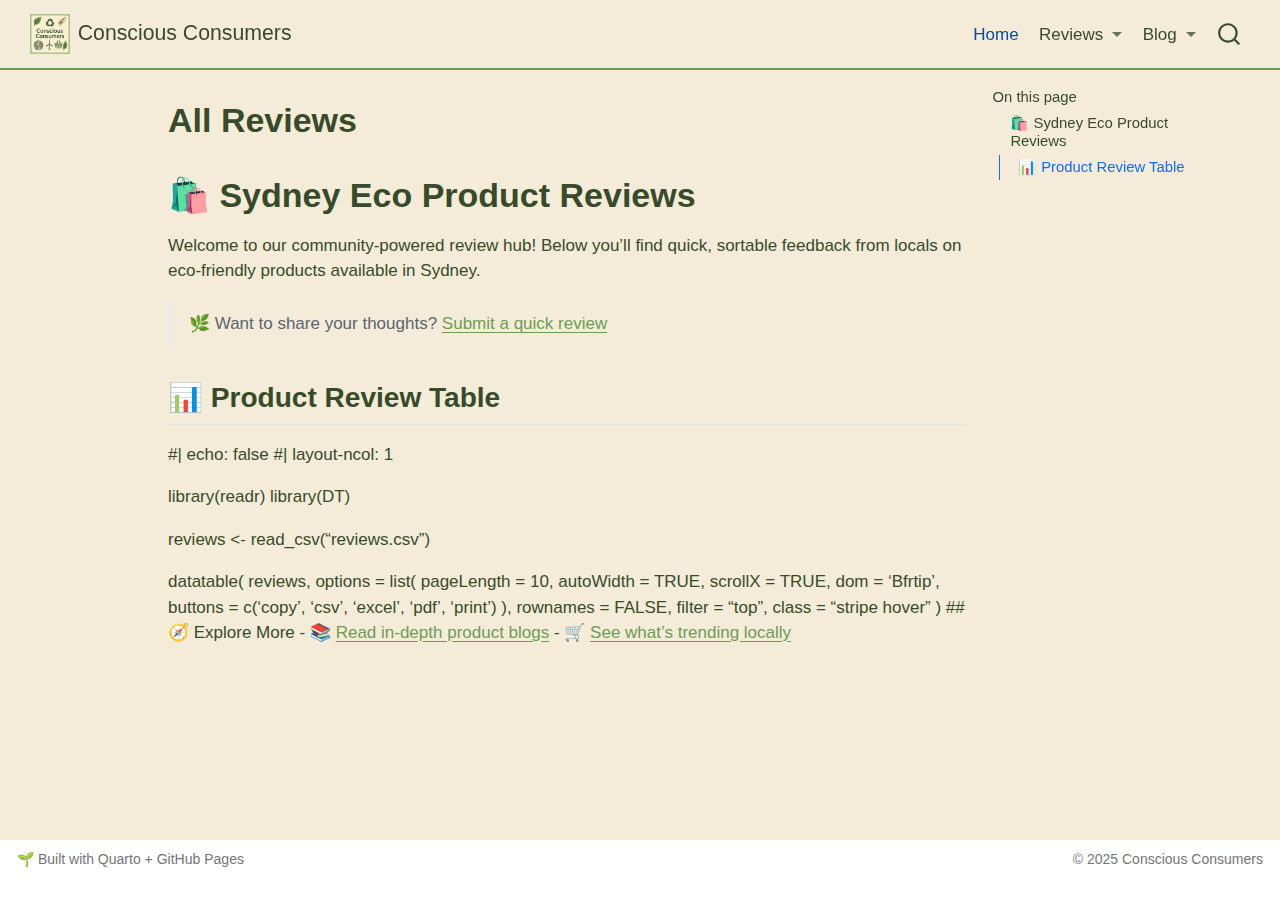
<file: index.html>
<!DOCTYPE html>
<html xmlns="http://www.w3.org/1999/xhtml" lang="en" xml:lang="en"><head>

<meta charset="utf-8">
<meta name="generator" content="quarto-1.4.550">

<meta name="viewport" content="width=device-width, initial-scale=1.0, user-scalable=yes">


<title>Conscious Consumers - All Reviews</title>
<style>
code{white-space: pre-wrap;}
span.smallcaps{font-variant: small-caps;}
div.columns{display: flex; gap: min(4vw, 1.5em);}
div.column{flex: auto; overflow-x: auto;}
div.hanging-indent{margin-left: 1.5em; text-indent: -1.5em;}
ul.task-list{list-style: none;}
ul.task-list li input[type="checkbox"] {
  width: 0.8em;
  margin: 0 0.8em 0.2em -1em; /* quarto-specific, see https://github.com/quarto-dev/quarto-cli/issues/4556 */ 
  vertical-align: middle;
}
</style>


<script src="site_libs/quarto-nav/quarto-nav.js"></script>
<script src="site_libs/quarto-nav/headroom.min.js"></script>
<script src="site_libs/clipboard/clipboard.min.js"></script>
<script src="site_libs/quarto-search/autocomplete.umd.js"></script>
<script src="site_libs/quarto-search/fuse.min.js"></script>
<script src="site_libs/quarto-search/quarto-search.js"></script>
<meta name="quarto:offset" content="./">
<link href="./assets/logo.png" rel="icon" type="image/png">
<script src="site_libs/quarto-html/quarto.js"></script>
<script src="site_libs/quarto-html/popper.min.js"></script>
<script src="site_libs/quarto-html/tippy.umd.min.js"></script>
<script src="site_libs/quarto-html/anchor.min.js"></script>
<link href="site_libs/quarto-html/tippy.css" rel="stylesheet">
<link href="site_libs/quarto-html/quarto-syntax-highlighting.css" rel="stylesheet" id="quarto-text-highlighting-styles">
<script src="site_libs/bootstrap/bootstrap.min.js"></script>
<link href="site_libs/bootstrap/bootstrap-icons.css" rel="stylesheet">
<link href="site_libs/bootstrap/bootstrap.min.css" rel="stylesheet" id="quarto-bootstrap" data-mode="light">
<script id="quarto-search-options" type="application/json">{
  "location": "navbar",
  "copy-button": false,
  "collapse-after": 3,
  "panel-placement": "end",
  "type": "overlay",
  "limit": 50,
  "keyboard-shortcut": [
    "f",
    "/",
    "s"
  ],
  "show-item-context": false,
  "language": {
    "search-no-results-text": "No results",
    "search-matching-documents-text": "matching documents",
    "search-copy-link-title": "Copy link to search",
    "search-hide-matches-text": "Hide additional matches",
    "search-more-match-text": "more match in this document",
    "search-more-matches-text": "more matches in this document",
    "search-clear-button-title": "Clear",
    "search-text-placeholder": "",
    "search-detached-cancel-button-title": "Cancel",
    "search-submit-button-title": "Submit",
    "search-label": "Search"
  }
}</script>


<link rel="stylesheet" href="styles.css">
</head>

<body class="nav-fixed">

<div id="quarto-search-results"></div>
  <header id="quarto-header" class="headroom fixed-top">
    <nav class="navbar navbar-expand-lg " data-bs-theme="dark">
      <div class="navbar-container container-fluid">
      <div class="navbar-brand-container mx-auto">
    <a href="./index.html" class="navbar-brand navbar-brand-logo">
    <img src="./assets/logo.png" alt="" class="navbar-logo">
    </a>
    <a class="navbar-brand" href="./index.html">
    <span class="navbar-title">Conscious Consumers</span>
    </a>
  </div>
            <div id="quarto-search" class="" title="Search"></div>
          <button class="navbar-toggler" type="button" data-bs-toggle="collapse" data-bs-target="#navbarCollapse" aria-controls="navbarCollapse" aria-expanded="false" aria-label="Toggle navigation" onclick="if (window.quartoToggleHeadroom) { window.quartoToggleHeadroom(); }">
  <span class="navbar-toggler-icon"></span>
</button>
          <div class="collapse navbar-collapse" id="navbarCollapse">
            <ul class="navbar-nav navbar-nav-scroll ms-auto">
  <li class="nav-item">
    <a class="nav-link active" href="./index.html" aria-current="page"> 
<span class="menu-text">Home</span></a>
  </li>  
  <li class="nav-item dropdown ">
    <a class="nav-link dropdown-toggle" href="#" id="nav-menu-reviews" role="button" data-bs-toggle="dropdown" aria-expanded="false">
 <span class="menu-text">Reviews</span>
    </a>
    <ul class="dropdown-menu dropdown-menu-end" aria-labelledby="nav-menu-reviews">    
        <li>
    <a class="dropdown-item" href="./index.html">
 <span class="dropdown-text">All Reviews</span></a>
  </li>  
        <li>
    <a class="dropdown-item" href="https://tally.so/r/wdRZZq">
 <span class="dropdown-text">Submit a Review</span></a>
  </li>  
    </ul>
  </li>
  <li class="nav-item dropdown ">
    <a class="nav-link dropdown-toggle" href="#" id="nav-menu-blog" role="button" data-bs-toggle="dropdown" aria-expanded="false">
 <span class="menu-text">Blog</span>
    </a>
    <ul class="dropdown-menu dropdown-menu-end" aria-labelledby="nav-menu-blog">    
        <li>
    <a class="dropdown-item" href="./blog/index.html">
 <span class="dropdown-text">All Posts</span></a>
  </li>  
        <li>
    <a class="dropdown-item" href="./blog/bamboo-toothbrush.html">
 <span class="dropdown-text">Bamboo Toothbrushes</span></a>
  </li>  
    </ul>
  </li>
</ul>
          </div> <!-- /navcollapse -->
          <div class="quarto-navbar-tools">
</div>
      </div> <!-- /container-fluid -->
    </nav>
</header>
<!-- content -->
<div id="quarto-content" class="quarto-container page-columns page-rows-contents page-layout-article page-navbar">
<!-- sidebar -->
<!-- margin-sidebar -->
    <div id="quarto-margin-sidebar" class="sidebar margin-sidebar">
        <nav id="TOC" role="doc-toc" class="toc-active">
    <h2 id="toc-title">On this page</h2>
   
  <ul>
  <li><a href="#sydney-eco-product-reviews" id="toc-sydney-eco-product-reviews" class="nav-link active" data-scroll-target="#sydney-eco-product-reviews">🛍️ Sydney Eco Product Reviews</a>
  <ul class="collapse">
  <li><a href="#product-review-table" id="toc-product-review-table" class="nav-link" data-scroll-target="#product-review-table">📊 Product Review Table</a></li>
  </ul></li>
  </ul>
</nav>
    </div>
<!-- main -->
<main class="content" id="quarto-document-content">

<header id="title-block-header" class="quarto-title-block default">
<div class="quarto-title">
<h1 class="title">All Reviews</h1>
</div>



<div class="quarto-title-meta">

    
  
    
  </div>
  


</header>


<section id="sydney-eco-product-reviews" class="level1">
<h1>🛍️ Sydney Eco Product Reviews</h1>
<p>Welcome to our community-powered review hub! Below you’ll find quick, sortable feedback from locals on eco-friendly products available in Sydney.</p>
<blockquote class="blockquote">
<p>🌿 Want to share your thoughts? <a href="https://tally.so/r/wdRZZq">Submit a quick review</a></p>
</blockquote>
<section id="product-review-table" class="level2">
<h2 class="anchored" data-anchor-id="product-review-table">📊 Product Review Table</h2>
<p>#| echo: false #| layout-ncol: 1</p>
<p>library(readr) library(DT)</p>
<p>reviews &lt;- read_csv(“reviews.csv”)</p>
<p>datatable( reviews, options = list( pageLength = 10, autoWidth = TRUE, scrollX = TRUE, dom = ‘Bfrtip’, buttons = c(‘copy’, ‘csv’, ‘excel’, ‘pdf’, ‘print’) ), rownames = FALSE, filter = “top”, class = “stripe hover” ) ## 🧭 Explore More - 📚 <a href="./blog/index.html">Read in-depth product blogs</a> - 🛒 <a href="#">See what’s trending locally</a></p>


</section>
</section>

</main> <!-- /main -->
<script id="quarto-html-after-body" type="application/javascript">
window.document.addEventListener("DOMContentLoaded", function (event) {
  const toggleBodyColorMode = (bsSheetEl) => {
    const mode = bsSheetEl.getAttribute("data-mode");
    const bodyEl = window.document.querySelector("body");
    if (mode === "dark") {
      bodyEl.classList.add("quarto-dark");
      bodyEl.classList.remove("quarto-light");
    } else {
      bodyEl.classList.add("quarto-light");
      bodyEl.classList.remove("quarto-dark");
    }
  }
  const toggleBodyColorPrimary = () => {
    const bsSheetEl = window.document.querySelector("link#quarto-bootstrap");
    if (bsSheetEl) {
      toggleBodyColorMode(bsSheetEl);
    }
  }
  toggleBodyColorPrimary();  
  const icon = "";
  const anchorJS = new window.AnchorJS();
  anchorJS.options = {
    placement: 'right',
    icon: icon
  };
  anchorJS.add('.anchored');
  const isCodeAnnotation = (el) => {
    for (const clz of el.classList) {
      if (clz.startsWith('code-annotation-')) {                     
        return true;
      }
    }
    return false;
  }
  const clipboard = new window.ClipboardJS('.code-copy-button', {
    text: function(trigger) {
      const codeEl = trigger.previousElementSibling.cloneNode(true);
      for (const childEl of codeEl.children) {
        if (isCodeAnnotation(childEl)) {
          childEl.remove();
        }
      }
      return codeEl.innerText;
    }
  });
  clipboard.on('success', function(e) {
    // button target
    const button = e.trigger;
    // don't keep focus
    button.blur();
    // flash "checked"
    button.classList.add('code-copy-button-checked');
    var currentTitle = button.getAttribute("title");
    button.setAttribute("title", "Copied!");
    let tooltip;
    if (window.bootstrap) {
      button.setAttribute("data-bs-toggle", "tooltip");
      button.setAttribute("data-bs-placement", "left");
      button.setAttribute("data-bs-title", "Copied!");
      tooltip = new bootstrap.Tooltip(button, 
        { trigger: "manual", 
          customClass: "code-copy-button-tooltip",
          offset: [0, -8]});
      tooltip.show();    
    }
    setTimeout(function() {
      if (tooltip) {
        tooltip.hide();
        button.removeAttribute("data-bs-title");
        button.removeAttribute("data-bs-toggle");
        button.removeAttribute("data-bs-placement");
      }
      button.setAttribute("title", currentTitle);
      button.classList.remove('code-copy-button-checked');
    }, 1000);
    // clear code selection
    e.clearSelection();
  });
  function tippyHover(el, contentFn, onTriggerFn, onUntriggerFn) {
    const config = {
      allowHTML: true,
      maxWidth: 500,
      delay: 100,
      arrow: false,
      appendTo: function(el) {
          return el.parentElement;
      },
      interactive: true,
      interactiveBorder: 10,
      theme: 'quarto',
      placement: 'bottom-start',
    };
    if (contentFn) {
      config.content = contentFn;
    }
    if (onTriggerFn) {
      config.onTrigger = onTriggerFn;
    }
    if (onUntriggerFn) {
      config.onUntrigger = onUntriggerFn;
    }
    window.tippy(el, config); 
  }
  const noterefs = window.document.querySelectorAll('a[role="doc-noteref"]');
  for (var i=0; i<noterefs.length; i++) {
    const ref = noterefs[i];
    tippyHover(ref, function() {
      // use id or data attribute instead here
      let href = ref.getAttribute('data-footnote-href') || ref.getAttribute('href');
      try { href = new URL(href).hash; } catch {}
      const id = href.replace(/^#\/?/, "");
      const note = window.document.getElementById(id);
      return note.innerHTML;
    });
  }
  const xrefs = window.document.querySelectorAll('a.quarto-xref');
  const processXRef = (id, note) => {
    // Strip column container classes
    const stripColumnClz = (el) => {
      el.classList.remove("page-full", "page-columns");
      if (el.children) {
        for (const child of el.children) {
          stripColumnClz(child);
        }
      }
    }
    stripColumnClz(note)
    if (id === null || id.startsWith('sec-')) {
      // Special case sections, only their first couple elements
      const container = document.createElement("div");
      if (note.children && note.children.length > 2) {
        container.appendChild(note.children[0].cloneNode(true));
        for (let i = 1; i < note.children.length; i++) {
          const child = note.children[i];
          if (child.tagName === "P" && child.innerText === "") {
            continue;
          } else {
            container.appendChild(child.cloneNode(true));
            break;
          }
        }
        if (window.Quarto?.typesetMath) {
          window.Quarto.typesetMath(container);
        }
        return container.innerHTML
      } else {
        if (window.Quarto?.typesetMath) {
          window.Quarto.typesetMath(note);
        }
        return note.innerHTML;
      }
    } else {
      // Remove any anchor links if they are present
      const anchorLink = note.querySelector('a.anchorjs-link');
      if (anchorLink) {
        anchorLink.remove();
      }
      if (window.Quarto?.typesetMath) {
        window.Quarto.typesetMath(note);
      }
      // TODO in 1.5, we should make sure this works without a callout special case
      if (note.classList.contains("callout")) {
        return note.outerHTML;
      } else {
        return note.innerHTML;
      }
    }
  }
  for (var i=0; i<xrefs.length; i++) {
    const xref = xrefs[i];
    tippyHover(xref, undefined, function(instance) {
      instance.disable();
      let url = xref.getAttribute('href');
      let hash = undefined; 
      if (url.startsWith('#')) {
        hash = url;
      } else {
        try { hash = new URL(url).hash; } catch {}
      }
      if (hash) {
        const id = hash.replace(/^#\/?/, "");
        const note = window.document.getElementById(id);
        if (note !== null) {
          try {
            const html = processXRef(id, note.cloneNode(true));
            instance.setContent(html);
          } finally {
            instance.enable();
            instance.show();
          }
        } else {
          // See if we can fetch this
          fetch(url.split('#')[0])
          .then(res => res.text())
          .then(html => {
            const parser = new DOMParser();
            const htmlDoc = parser.parseFromString(html, "text/html");
            const note = htmlDoc.getElementById(id);
            if (note !== null) {
              const html = processXRef(id, note);
              instance.setContent(html);
            } 
          }).finally(() => {
            instance.enable();
            instance.show();
          });
        }
      } else {
        // See if we can fetch a full url (with no hash to target)
        // This is a special case and we should probably do some content thinning / targeting
        fetch(url)
        .then(res => res.text())
        .then(html => {
          const parser = new DOMParser();
          const htmlDoc = parser.parseFromString(html, "text/html");
          const note = htmlDoc.querySelector('main.content');
          if (note !== null) {
            // This should only happen for chapter cross references
            // (since there is no id in the URL)
            // remove the first header
            if (note.children.length > 0 && note.children[0].tagName === "HEADER") {
              note.children[0].remove();
            }
            const html = processXRef(null, note);
            instance.setContent(html);
          } 
        }).finally(() => {
          instance.enable();
          instance.show();
        });
      }
    }, function(instance) {
    });
  }
      let selectedAnnoteEl;
      const selectorForAnnotation = ( cell, annotation) => {
        let cellAttr = 'data-code-cell="' + cell + '"';
        let lineAttr = 'data-code-annotation="' +  annotation + '"';
        const selector = 'span[' + cellAttr + '][' + lineAttr + ']';
        return selector;
      }
      const selectCodeLines = (annoteEl) => {
        const doc = window.document;
        const targetCell = annoteEl.getAttribute("data-target-cell");
        const targetAnnotation = annoteEl.getAttribute("data-target-annotation");
        const annoteSpan = window.document.querySelector(selectorForAnnotation(targetCell, targetAnnotation));
        const lines = annoteSpan.getAttribute("data-code-lines").split(",");
        const lineIds = lines.map((line) => {
          return targetCell + "-" + line;
        })
        let top = null;
        let height = null;
        let parent = null;
        if (lineIds.length > 0) {
            //compute the position of the single el (top and bottom and make a div)
            const el = window.document.getElementById(lineIds[0]);
            top = el.offsetTop;
            height = el.offsetHeight;
            parent = el.parentElement.parentElement;
          if (lineIds.length > 1) {
            const lastEl = window.document.getElementById(lineIds[lineIds.length - 1]);
            const bottom = lastEl.offsetTop + lastEl.offsetHeight;
            height = bottom - top;
          }
          if (top !== null && height !== null && parent !== null) {
            // cook up a div (if necessary) and position it 
            let div = window.document.getElementById("code-annotation-line-highlight");
            if (div === null) {
              div = window.document.createElement("div");
              div.setAttribute("id", "code-annotation-line-highlight");
              div.style.position = 'absolute';
              parent.appendChild(div);
            }
            div.style.top = top - 2 + "px";
            div.style.height = height + 4 + "px";
            div.style.left = 0;
            let gutterDiv = window.document.getElementById("code-annotation-line-highlight-gutter");
            if (gutterDiv === null) {
              gutterDiv = window.document.createElement("div");
              gutterDiv.setAttribute("id", "code-annotation-line-highlight-gutter");
              gutterDiv.style.position = 'absolute';
              const codeCell = window.document.getElementById(targetCell);
              const gutter = codeCell.querySelector('.code-annotation-gutter');
              gutter.appendChild(gutterDiv);
            }
            gutterDiv.style.top = top - 2 + "px";
            gutterDiv.style.height = height + 4 + "px";
          }
          selectedAnnoteEl = annoteEl;
        }
      };
      const unselectCodeLines = () => {
        const elementsIds = ["code-annotation-line-highlight", "code-annotation-line-highlight-gutter"];
        elementsIds.forEach((elId) => {
          const div = window.document.getElementById(elId);
          if (div) {
            div.remove();
          }
        });
        selectedAnnoteEl = undefined;
      };
        // Handle positioning of the toggle
    window.addEventListener(
      "resize",
      throttle(() => {
        elRect = undefined;
        if (selectedAnnoteEl) {
          selectCodeLines(selectedAnnoteEl);
        }
      }, 10)
    );
    function throttle(fn, ms) {
    let throttle = false;
    let timer;
      return (...args) => {
        if(!throttle) { // first call gets through
            fn.apply(this, args);
            throttle = true;
        } else { // all the others get throttled
            if(timer) clearTimeout(timer); // cancel #2
            timer = setTimeout(() => {
              fn.apply(this, args);
              timer = throttle = false;
            }, ms);
        }
      };
    }
      // Attach click handler to the DT
      const annoteDls = window.document.querySelectorAll('dt[data-target-cell]');
      for (const annoteDlNode of annoteDls) {
        annoteDlNode.addEventListener('click', (event) => {
          const clickedEl = event.target;
          if (clickedEl !== selectedAnnoteEl) {
            unselectCodeLines();
            const activeEl = window.document.querySelector('dt[data-target-cell].code-annotation-active');
            if (activeEl) {
              activeEl.classList.remove('code-annotation-active');
            }
            selectCodeLines(clickedEl);
            clickedEl.classList.add('code-annotation-active');
          } else {
            // Unselect the line
            unselectCodeLines();
            clickedEl.classList.remove('code-annotation-active');
          }
        });
      }
  const findCites = (el) => {
    const parentEl = el.parentElement;
    if (parentEl) {
      const cites = parentEl.dataset.cites;
      if (cites) {
        return {
          el,
          cites: cites.split(' ')
        };
      } else {
        return findCites(el.parentElement)
      }
    } else {
      return undefined;
    }
  };
  var bibliorefs = window.document.querySelectorAll('a[role="doc-biblioref"]');
  for (var i=0; i<bibliorefs.length; i++) {
    const ref = bibliorefs[i];
    const citeInfo = findCites(ref);
    if (citeInfo) {
      tippyHover(citeInfo.el, function() {
        var popup = window.document.createElement('div');
        citeInfo.cites.forEach(function(cite) {
          var citeDiv = window.document.createElement('div');
          citeDiv.classList.add('hanging-indent');
          citeDiv.classList.add('csl-entry');
          var biblioDiv = window.document.getElementById('ref-' + cite);
          if (biblioDiv) {
            citeDiv.innerHTML = biblioDiv.innerHTML;
          }
          popup.appendChild(citeDiv);
        });
        return popup.innerHTML;
      });
    }
  }
});
</script>
</div> <!-- /content -->
<footer class="footer">
  <div class="nav-footer">
    <div class="nav-footer-left">
<p>🌱 Built with Quarto + GitHub Pages</p>
</div>   
    <div class="nav-footer-center">
      &nbsp;
    </div>
    <div class="nav-footer-right">
<p>© 2025 Conscious Consumers</p>
</div>
  </div>
</footer>




</body></html>
</file>
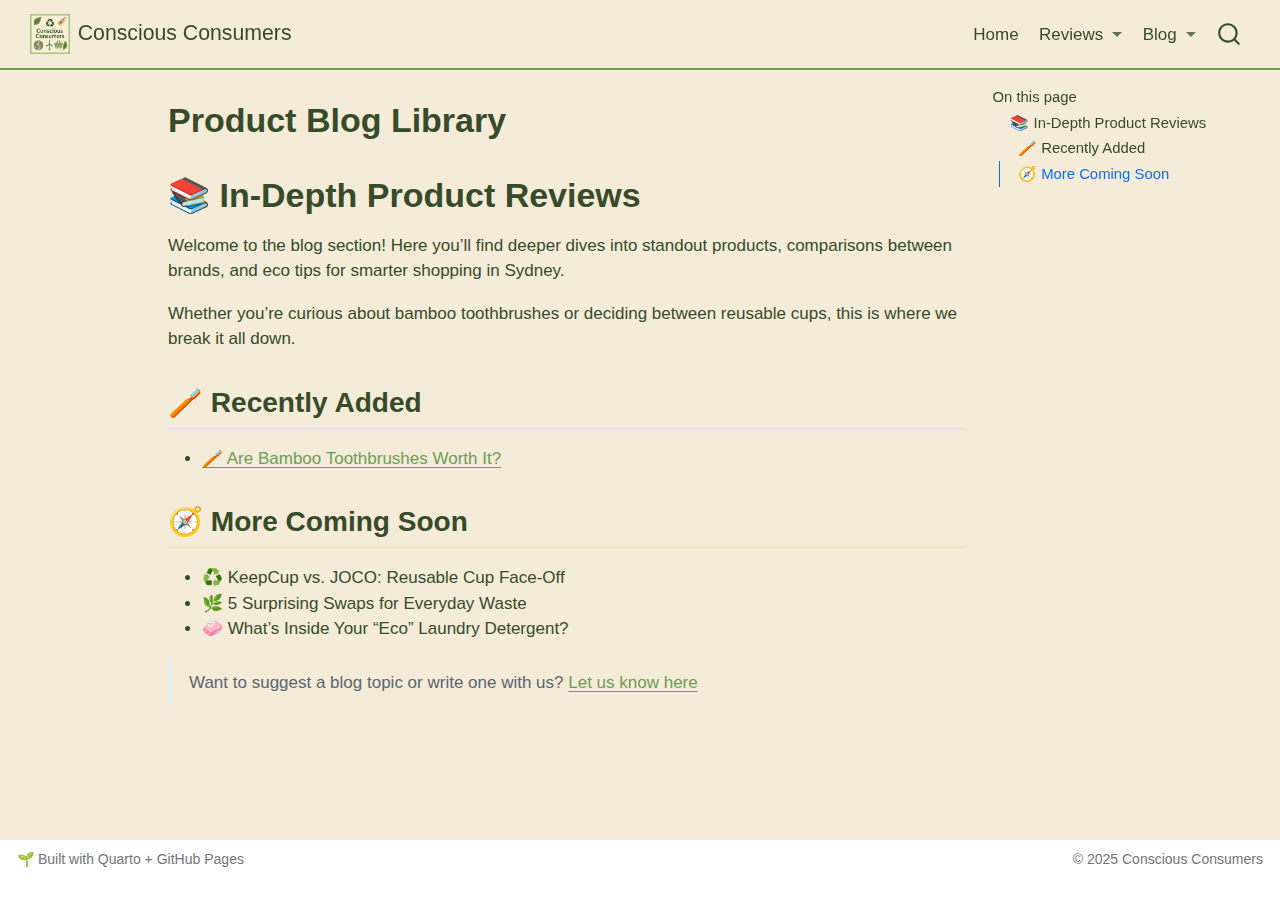
<file: blog/index.html>
<!DOCTYPE html>
<html xmlns="http://www.w3.org/1999/xhtml" lang="en" xml:lang="en"><head>

<meta charset="utf-8">
<meta name="generator" content="quarto-1.4.550">

<meta name="viewport" content="width=device-width, initial-scale=1.0, user-scalable=yes">


<title>Conscious Consumers - Product Blog Library</title>
<style>
code{white-space: pre-wrap;}
span.smallcaps{font-variant: small-caps;}
div.columns{display: flex; gap: min(4vw, 1.5em);}
div.column{flex: auto; overflow-x: auto;}
div.hanging-indent{margin-left: 1.5em; text-indent: -1.5em;}
ul.task-list{list-style: none;}
ul.task-list li input[type="checkbox"] {
  width: 0.8em;
  margin: 0 0.8em 0.2em -1em; /* quarto-specific, see https://github.com/quarto-dev/quarto-cli/issues/4556 */ 
  vertical-align: middle;
}
</style>


<script src="../site_libs/quarto-nav/quarto-nav.js"></script>
<script src="../site_libs/quarto-nav/headroom.min.js"></script>
<script src="../site_libs/clipboard/clipboard.min.js"></script>
<script src="../site_libs/quarto-search/autocomplete.umd.js"></script>
<script src="../site_libs/quarto-search/fuse.min.js"></script>
<script src="../site_libs/quarto-search/quarto-search.js"></script>
<meta name="quarto:offset" content="../">
<link href="../assets/logo.png" rel="icon" type="image/png">
<script src="../site_libs/quarto-html/quarto.js"></script>
<script src="../site_libs/quarto-html/popper.min.js"></script>
<script src="../site_libs/quarto-html/tippy.umd.min.js"></script>
<script src="../site_libs/quarto-html/anchor.min.js"></script>
<link href="../site_libs/quarto-html/tippy.css" rel="stylesheet">
<link href="../site_libs/quarto-html/quarto-syntax-highlighting.css" rel="stylesheet" id="quarto-text-highlighting-styles">
<script src="../site_libs/bootstrap/bootstrap.min.js"></script>
<link href="../site_libs/bootstrap/bootstrap-icons.css" rel="stylesheet">
<link href="../site_libs/bootstrap/bootstrap.min.css" rel="stylesheet" id="quarto-bootstrap" data-mode="light">
<script id="quarto-search-options" type="application/json">{
  "location": "navbar",
  "copy-button": false,
  "collapse-after": 3,
  "panel-placement": "end",
  "type": "overlay",
  "limit": 50,
  "keyboard-shortcut": [
    "f",
    "/",
    "s"
  ],
  "show-item-context": false,
  "language": {
    "search-no-results-text": "No results",
    "search-matching-documents-text": "matching documents",
    "search-copy-link-title": "Copy link to search",
    "search-hide-matches-text": "Hide additional matches",
    "search-more-match-text": "more match in this document",
    "search-more-matches-text": "more matches in this document",
    "search-clear-button-title": "Clear",
    "search-text-placeholder": "",
    "search-detached-cancel-button-title": "Cancel",
    "search-submit-button-title": "Submit",
    "search-label": "Search"
  }
}</script>


<link rel="stylesheet" href="../styles.css">
</head>

<body class="nav-fixed">

<div id="quarto-search-results"></div>
  <header id="quarto-header" class="headroom fixed-top">
    <nav class="navbar navbar-expand-lg " data-bs-theme="dark">
      <div class="navbar-container container-fluid">
      <div class="navbar-brand-container mx-auto">
    <a href="../index.html" class="navbar-brand navbar-brand-logo">
    <img src="../assets/logo.png" alt="" class="navbar-logo">
    </a>
    <a class="navbar-brand" href="../index.html">
    <span class="navbar-title">Conscious Consumers</span>
    </a>
  </div>
            <div id="quarto-search" class="" title="Search"></div>
          <button class="navbar-toggler" type="button" data-bs-toggle="collapse" data-bs-target="#navbarCollapse" aria-controls="navbarCollapse" aria-expanded="false" aria-label="Toggle navigation" onclick="if (window.quartoToggleHeadroom) { window.quartoToggleHeadroom(); }">
  <span class="navbar-toggler-icon"></span>
</button>
          <div class="collapse navbar-collapse" id="navbarCollapse">
            <ul class="navbar-nav navbar-nav-scroll ms-auto">
  <li class="nav-item">
    <a class="nav-link" href="../index.html"> 
<span class="menu-text">Home</span></a>
  </li>  
  <li class="nav-item dropdown ">
    <a class="nav-link dropdown-toggle" href="#" id="nav-menu-reviews" role="button" data-bs-toggle="dropdown" aria-expanded="false">
 <span class="menu-text">Reviews</span>
    </a>
    <ul class="dropdown-menu dropdown-menu-end" aria-labelledby="nav-menu-reviews">    
        <li>
    <a class="dropdown-item" href="../index.html">
 <span class="dropdown-text">All Reviews</span></a>
  </li>  
        <li>
    <a class="dropdown-item" href="https://tally.so/r/wdRZZq">
 <span class="dropdown-text">Submit a Review</span></a>
  </li>  
    </ul>
  </li>
  <li class="nav-item dropdown ">
    <a class="nav-link dropdown-toggle" href="#" id="nav-menu-blog" role="button" data-bs-toggle="dropdown" aria-expanded="false">
 <span class="menu-text">Blog</span>
    </a>
    <ul class="dropdown-menu dropdown-menu-end" aria-labelledby="nav-menu-blog">    
        <li>
    <a class="dropdown-item" href="../blog/index.html">
 <span class="dropdown-text">All Posts</span></a>
  </li>  
        <li>
    <a class="dropdown-item" href="../blog/bamboo-toothbrush.html">
 <span class="dropdown-text">Bamboo Toothbrushes</span></a>
  </li>  
    </ul>
  </li>
</ul>
          </div> <!-- /navcollapse -->
          <div class="quarto-navbar-tools">
</div>
      </div> <!-- /container-fluid -->
    </nav>
</header>
<!-- content -->
<div id="quarto-content" class="quarto-container page-columns page-rows-contents page-layout-article page-navbar">
<!-- sidebar -->
<!-- margin-sidebar -->
    <div id="quarto-margin-sidebar" class="sidebar margin-sidebar">
        <nav id="TOC" role="doc-toc" class="toc-active">
    <h2 id="toc-title">On this page</h2>
   
  <ul>
  <li><a href="#in-depth-product-reviews" id="toc-in-depth-product-reviews" class="nav-link active" data-scroll-target="#in-depth-product-reviews">📚 In-Depth Product Reviews</a>
  <ul class="collapse">
  <li><a href="#recently-added" id="toc-recently-added" class="nav-link" data-scroll-target="#recently-added">🪥 Recently Added</a></li>
  <li><a href="#more-coming-soon" id="toc-more-coming-soon" class="nav-link" data-scroll-target="#more-coming-soon">🧭 More Coming Soon</a></li>
  </ul></li>
  </ul>
</nav>
    </div>
<!-- main -->
<main class="content" id="quarto-document-content">

<header id="title-block-header" class="quarto-title-block default">
<div class="quarto-title">
<h1 class="title">Product Blog Library</h1>
</div>



<div class="quarto-title-meta">

    
  
    
  </div>
  


</header>


<section id="in-depth-product-reviews" class="level1">
<h1>📚 In-Depth Product Reviews</h1>
<p>Welcome to the blog section! Here you’ll find deeper dives into standout products, comparisons between brands, and eco tips for smarter shopping in Sydney.</p>
<p>Whether you’re curious about bamboo toothbrushes or deciding between reusable cups, this is where we break it all down.</p>
<section id="recently-added" class="level2">
<h2 class="anchored" data-anchor-id="recently-added">🪥 Recently Added</h2>
<ul>
<li><a href="../blog/bamboo-toothbrush.html">🪥 Are Bamboo Toothbrushes Worth It?</a></li>
</ul>
</section>
<section id="more-coming-soon" class="level2">
<h2 class="anchored" data-anchor-id="more-coming-soon">🧭 More Coming Soon</h2>
<ul>
<li>♻️ KeepCup vs.&nbsp;JOCO: Reusable Cup Face-Off<br>
</li>
<li>🌿 5 Surprising Swaps for Everyday Waste<br>
</li>
<li>🧼 What’s Inside Your “Eco” Laundry Detergent?</li>
</ul>
<blockquote class="blockquote">
<p>Want to suggest a blog topic or write one with us? <a href="https://tally.so/r/wdRZZq">Let us know here</a></p>
</blockquote>


</section>
</section>

</main> <!-- /main -->
<script id="quarto-html-after-body" type="application/javascript">
window.document.addEventListener("DOMContentLoaded", function (event) {
  const toggleBodyColorMode = (bsSheetEl) => {
    const mode = bsSheetEl.getAttribute("data-mode");
    const bodyEl = window.document.querySelector("body");
    if (mode === "dark") {
      bodyEl.classList.add("quarto-dark");
      bodyEl.classList.remove("quarto-light");
    } else {
      bodyEl.classList.add("quarto-light");
      bodyEl.classList.remove("quarto-dark");
    }
  }
  const toggleBodyColorPrimary = () => {
    const bsSheetEl = window.document.querySelector("link#quarto-bootstrap");
    if (bsSheetEl) {
      toggleBodyColorMode(bsSheetEl);
    }
  }
  toggleBodyColorPrimary();  
  const icon = "";
  const anchorJS = new window.AnchorJS();
  anchorJS.options = {
    placement: 'right',
    icon: icon
  };
  anchorJS.add('.anchored');
  const isCodeAnnotation = (el) => {
    for (const clz of el.classList) {
      if (clz.startsWith('code-annotation-')) {                     
        return true;
      }
    }
    return false;
  }
  const clipboard = new window.ClipboardJS('.code-copy-button', {
    text: function(trigger) {
      const codeEl = trigger.previousElementSibling.cloneNode(true);
      for (const childEl of codeEl.children) {
        if (isCodeAnnotation(childEl)) {
          childEl.remove();
        }
      }
      return codeEl.innerText;
    }
  });
  clipboard.on('success', function(e) {
    // button target
    const button = e.trigger;
    // don't keep focus
    button.blur();
    // flash "checked"
    button.classList.add('code-copy-button-checked');
    var currentTitle = button.getAttribute("title");
    button.setAttribute("title", "Copied!");
    let tooltip;
    if (window.bootstrap) {
      button.setAttribute("data-bs-toggle", "tooltip");
      button.setAttribute("data-bs-placement", "left");
      button.setAttribute("data-bs-title", "Copied!");
      tooltip = new bootstrap.Tooltip(button, 
        { trigger: "manual", 
          customClass: "code-copy-button-tooltip",
          offset: [0, -8]});
      tooltip.show();    
    }
    setTimeout(function() {
      if (tooltip) {
        tooltip.hide();
        button.removeAttribute("data-bs-title");
        button.removeAttribute("data-bs-toggle");
        button.removeAttribute("data-bs-placement");
      }
      button.setAttribute("title", currentTitle);
      button.classList.remove('code-copy-button-checked');
    }, 1000);
    // clear code selection
    e.clearSelection();
  });
  function tippyHover(el, contentFn, onTriggerFn, onUntriggerFn) {
    const config = {
      allowHTML: true,
      maxWidth: 500,
      delay: 100,
      arrow: false,
      appendTo: function(el) {
          return el.parentElement;
      },
      interactive: true,
      interactiveBorder: 10,
      theme: 'quarto',
      placement: 'bottom-start',
    };
    if (contentFn) {
      config.content = contentFn;
    }
    if (onTriggerFn) {
      config.onTrigger = onTriggerFn;
    }
    if (onUntriggerFn) {
      config.onUntrigger = onUntriggerFn;
    }
    window.tippy(el, config); 
  }
  const noterefs = window.document.querySelectorAll('a[role="doc-noteref"]');
  for (var i=0; i<noterefs.length; i++) {
    const ref = noterefs[i];
    tippyHover(ref, function() {
      // use id or data attribute instead here
      let href = ref.getAttribute('data-footnote-href') || ref.getAttribute('href');
      try { href = new URL(href).hash; } catch {}
      const id = href.replace(/^#\/?/, "");
      const note = window.document.getElementById(id);
      return note.innerHTML;
    });
  }
  const xrefs = window.document.querySelectorAll('a.quarto-xref');
  const processXRef = (id, note) => {
    // Strip column container classes
    const stripColumnClz = (el) => {
      el.classList.remove("page-full", "page-columns");
      if (el.children) {
        for (const child of el.children) {
          stripColumnClz(child);
        }
      }
    }
    stripColumnClz(note)
    if (id === null || id.startsWith('sec-')) {
      // Special case sections, only their first couple elements
      const container = document.createElement("div");
      if (note.children && note.children.length > 2) {
        container.appendChild(note.children[0].cloneNode(true));
        for (let i = 1; i < note.children.length; i++) {
          const child = note.children[i];
          if (child.tagName === "P" && child.innerText === "") {
            continue;
          } else {
            container.appendChild(child.cloneNode(true));
            break;
          }
        }
        if (window.Quarto?.typesetMath) {
          window.Quarto.typesetMath(container);
        }
        return container.innerHTML
      } else {
        if (window.Quarto?.typesetMath) {
          window.Quarto.typesetMath(note);
        }
        return note.innerHTML;
      }
    } else {
      // Remove any anchor links if they are present
      const anchorLink = note.querySelector('a.anchorjs-link');
      if (anchorLink) {
        anchorLink.remove();
      }
      if (window.Quarto?.typesetMath) {
        window.Quarto.typesetMath(note);
      }
      // TODO in 1.5, we should make sure this works without a callout special case
      if (note.classList.contains("callout")) {
        return note.outerHTML;
      } else {
        return note.innerHTML;
      }
    }
  }
  for (var i=0; i<xrefs.length; i++) {
    const xref = xrefs[i];
    tippyHover(xref, undefined, function(instance) {
      instance.disable();
      let url = xref.getAttribute('href');
      let hash = undefined; 
      if (url.startsWith('#')) {
        hash = url;
      } else {
        try { hash = new URL(url).hash; } catch {}
      }
      if (hash) {
        const id = hash.replace(/^#\/?/, "");
        const note = window.document.getElementById(id);
        if (note !== null) {
          try {
            const html = processXRef(id, note.cloneNode(true));
            instance.setContent(html);
          } finally {
            instance.enable();
            instance.show();
          }
        } else {
          // See if we can fetch this
          fetch(url.split('#')[0])
          .then(res => res.text())
          .then(html => {
            const parser = new DOMParser();
            const htmlDoc = parser.parseFromString(html, "text/html");
            const note = htmlDoc.getElementById(id);
            if (note !== null) {
              const html = processXRef(id, note);
              instance.setContent(html);
            } 
          }).finally(() => {
            instance.enable();
            instance.show();
          });
        }
      } else {
        // See if we can fetch a full url (with no hash to target)
        // This is a special case and we should probably do some content thinning / targeting
        fetch(url)
        .then(res => res.text())
        .then(html => {
          const parser = new DOMParser();
          const htmlDoc = parser.parseFromString(html, "text/html");
          const note = htmlDoc.querySelector('main.content');
          if (note !== null) {
            // This should only happen for chapter cross references
            // (since there is no id in the URL)
            // remove the first header
            if (note.children.length > 0 && note.children[0].tagName === "HEADER") {
              note.children[0].remove();
            }
            const html = processXRef(null, note);
            instance.setContent(html);
          } 
        }).finally(() => {
          instance.enable();
          instance.show();
        });
      }
    }, function(instance) {
    });
  }
      let selectedAnnoteEl;
      const selectorForAnnotation = ( cell, annotation) => {
        let cellAttr = 'data-code-cell="' + cell + '"';
        let lineAttr = 'data-code-annotation="' +  annotation + '"';
        const selector = 'span[' + cellAttr + '][' + lineAttr + ']';
        return selector;
      }
      const selectCodeLines = (annoteEl) => {
        const doc = window.document;
        const targetCell = annoteEl.getAttribute("data-target-cell");
        const targetAnnotation = annoteEl.getAttribute("data-target-annotation");
        const annoteSpan = window.document.querySelector(selectorForAnnotation(targetCell, targetAnnotation));
        const lines = annoteSpan.getAttribute("data-code-lines").split(",");
        const lineIds = lines.map((line) => {
          return targetCell + "-" + line;
        })
        let top = null;
        let height = null;
        let parent = null;
        if (lineIds.length > 0) {
            //compute the position of the single el (top and bottom and make a div)
            const el = window.document.getElementById(lineIds[0]);
            top = el.offsetTop;
            height = el.offsetHeight;
            parent = el.parentElement.parentElement;
          if (lineIds.length > 1) {
            const lastEl = window.document.getElementById(lineIds[lineIds.length - 1]);
            const bottom = lastEl.offsetTop + lastEl.offsetHeight;
            height = bottom - top;
          }
          if (top !== null && height !== null && parent !== null) {
            // cook up a div (if necessary) and position it 
            let div = window.document.getElementById("code-annotation-line-highlight");
            if (div === null) {
              div = window.document.createElement("div");
              div.setAttribute("id", "code-annotation-line-highlight");
              div.style.position = 'absolute';
              parent.appendChild(div);
            }
            div.style.top = top - 2 + "px";
            div.style.height = height + 4 + "px";
            div.style.left = 0;
            let gutterDiv = window.document.getElementById("code-annotation-line-highlight-gutter");
            if (gutterDiv === null) {
              gutterDiv = window.document.createElement("div");
              gutterDiv.setAttribute("id", "code-annotation-line-highlight-gutter");
              gutterDiv.style.position = 'absolute';
              const codeCell = window.document.getElementById(targetCell);
              const gutter = codeCell.querySelector('.code-annotation-gutter');
              gutter.appendChild(gutterDiv);
            }
            gutterDiv.style.top = top - 2 + "px";
            gutterDiv.style.height = height + 4 + "px";
          }
          selectedAnnoteEl = annoteEl;
        }
      };
      const unselectCodeLines = () => {
        const elementsIds = ["code-annotation-line-highlight", "code-annotation-line-highlight-gutter"];
        elementsIds.forEach((elId) => {
          const div = window.document.getElementById(elId);
          if (div) {
            div.remove();
          }
        });
        selectedAnnoteEl = undefined;
      };
        // Handle positioning of the toggle
    window.addEventListener(
      "resize",
      throttle(() => {
        elRect = undefined;
        if (selectedAnnoteEl) {
          selectCodeLines(selectedAnnoteEl);
        }
      }, 10)
    );
    function throttle(fn, ms) {
    let throttle = false;
    let timer;
      return (...args) => {
        if(!throttle) { // first call gets through
            fn.apply(this, args);
            throttle = true;
        } else { // all the others get throttled
            if(timer) clearTimeout(timer); // cancel #2
            timer = setTimeout(() => {
              fn.apply(this, args);
              timer = throttle = false;
            }, ms);
        }
      };
    }
      // Attach click handler to the DT
      const annoteDls = window.document.querySelectorAll('dt[data-target-cell]');
      for (const annoteDlNode of annoteDls) {
        annoteDlNode.addEventListener('click', (event) => {
          const clickedEl = event.target;
          if (clickedEl !== selectedAnnoteEl) {
            unselectCodeLines();
            const activeEl = window.document.querySelector('dt[data-target-cell].code-annotation-active');
            if (activeEl) {
              activeEl.classList.remove('code-annotation-active');
            }
            selectCodeLines(clickedEl);
            clickedEl.classList.add('code-annotation-active');
          } else {
            // Unselect the line
            unselectCodeLines();
            clickedEl.classList.remove('code-annotation-active');
          }
        });
      }
  const findCites = (el) => {
    const parentEl = el.parentElement;
    if (parentEl) {
      const cites = parentEl.dataset.cites;
      if (cites) {
        return {
          el,
          cites: cites.split(' ')
        };
      } else {
        return findCites(el.parentElement)
      }
    } else {
      return undefined;
    }
  };
  var bibliorefs = window.document.querySelectorAll('a[role="doc-biblioref"]');
  for (var i=0; i<bibliorefs.length; i++) {
    const ref = bibliorefs[i];
    const citeInfo = findCites(ref);
    if (citeInfo) {
      tippyHover(citeInfo.el, function() {
        var popup = window.document.createElement('div');
        citeInfo.cites.forEach(function(cite) {
          var citeDiv = window.document.createElement('div');
          citeDiv.classList.add('hanging-indent');
          citeDiv.classList.add('csl-entry');
          var biblioDiv = window.document.getElementById('ref-' + cite);
          if (biblioDiv) {
            citeDiv.innerHTML = biblioDiv.innerHTML;
          }
          popup.appendChild(citeDiv);
        });
        return popup.innerHTML;
      });
    }
  }
});
</script>
</div> <!-- /content -->
<footer class="footer">
  <div class="nav-footer">
    <div class="nav-footer-left">
<p>🌱 Built with Quarto + GitHub Pages</p>
</div>   
    <div class="nav-footer-center">
      &nbsp;
    </div>
    <div class="nav-footer-right">
<p>© 2025 Conscious Consumers</p>
</div>
  </div>
</footer>




</body></html>
</file>
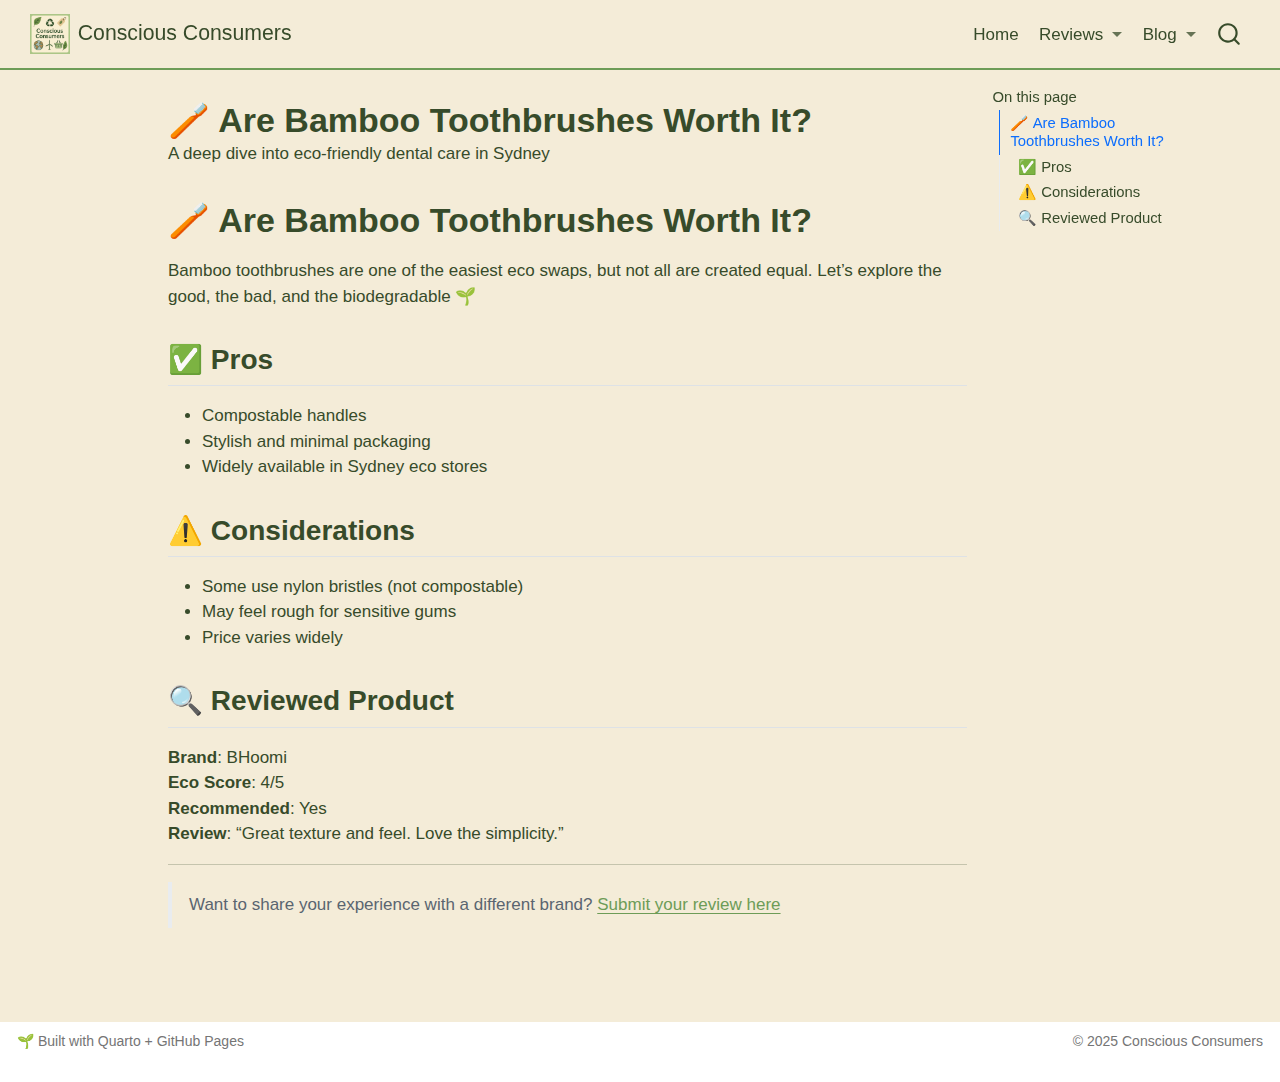
<file: blog/bamboo-toothbrush.html>
<!DOCTYPE html>
<html xmlns="http://www.w3.org/1999/xhtml" lang="en" xml:lang="en"><head>

<meta charset="utf-8">
<meta name="generator" content="quarto-1.4.550">

<meta name="viewport" content="width=device-width, initial-scale=1.0, user-scalable=yes">

<meta name="description" content="A deep dive into eco-friendly dental care in Sydney">

<title>Conscious Consumers - 🪥 Are Bamboo Toothbrushes Worth It?</title>
<style>
code{white-space: pre-wrap;}
span.smallcaps{font-variant: small-caps;}
div.columns{display: flex; gap: min(4vw, 1.5em);}
div.column{flex: auto; overflow-x: auto;}
div.hanging-indent{margin-left: 1.5em; text-indent: -1.5em;}
ul.task-list{list-style: none;}
ul.task-list li input[type="checkbox"] {
  width: 0.8em;
  margin: 0 0.8em 0.2em -1em; /* quarto-specific, see https://github.com/quarto-dev/quarto-cli/issues/4556 */ 
  vertical-align: middle;
}
</style>


<script src="../site_libs/quarto-nav/quarto-nav.js"></script>
<script src="../site_libs/quarto-nav/headroom.min.js"></script>
<script src="../site_libs/clipboard/clipboard.min.js"></script>
<script src="../site_libs/quarto-search/autocomplete.umd.js"></script>
<script src="../site_libs/quarto-search/fuse.min.js"></script>
<script src="../site_libs/quarto-search/quarto-search.js"></script>
<meta name="quarto:offset" content="../">
<link href="../assets/logo.png" rel="icon" type="image/png">
<script src="../site_libs/quarto-html/quarto.js"></script>
<script src="../site_libs/quarto-html/popper.min.js"></script>
<script src="../site_libs/quarto-html/tippy.umd.min.js"></script>
<script src="../site_libs/quarto-html/anchor.min.js"></script>
<link href="../site_libs/quarto-html/tippy.css" rel="stylesheet">
<link href="../site_libs/quarto-html/quarto-syntax-highlighting.css" rel="stylesheet" id="quarto-text-highlighting-styles">
<script src="../site_libs/bootstrap/bootstrap.min.js"></script>
<link href="../site_libs/bootstrap/bootstrap-icons.css" rel="stylesheet">
<link href="../site_libs/bootstrap/bootstrap.min.css" rel="stylesheet" id="quarto-bootstrap" data-mode="light">
<script id="quarto-search-options" type="application/json">{
  "location": "navbar",
  "copy-button": false,
  "collapse-after": 3,
  "panel-placement": "end",
  "type": "overlay",
  "limit": 50,
  "keyboard-shortcut": [
    "f",
    "/",
    "s"
  ],
  "show-item-context": false,
  "language": {
    "search-no-results-text": "No results",
    "search-matching-documents-text": "matching documents",
    "search-copy-link-title": "Copy link to search",
    "search-hide-matches-text": "Hide additional matches",
    "search-more-match-text": "more match in this document",
    "search-more-matches-text": "more matches in this document",
    "search-clear-button-title": "Clear",
    "search-text-placeholder": "",
    "search-detached-cancel-button-title": "Cancel",
    "search-submit-button-title": "Submit",
    "search-label": "Search"
  }
}</script>


<link rel="stylesheet" href="../styles.css">
</head>

<body class="nav-fixed">

<div id="quarto-search-results"></div>
  <header id="quarto-header" class="headroom fixed-top">
    <nav class="navbar navbar-expand-lg " data-bs-theme="dark">
      <div class="navbar-container container-fluid">
      <div class="navbar-brand-container mx-auto">
    <a href="../index.html" class="navbar-brand navbar-brand-logo">
    <img src="../assets/logo.png" alt="" class="navbar-logo">
    </a>
    <a class="navbar-brand" href="../index.html">
    <span class="navbar-title">Conscious Consumers</span>
    </a>
  </div>
            <div id="quarto-search" class="" title="Search"></div>
          <button class="navbar-toggler" type="button" data-bs-toggle="collapse" data-bs-target="#navbarCollapse" aria-controls="navbarCollapse" aria-expanded="false" aria-label="Toggle navigation" onclick="if (window.quartoToggleHeadroom) { window.quartoToggleHeadroom(); }">
  <span class="navbar-toggler-icon"></span>
</button>
          <div class="collapse navbar-collapse" id="navbarCollapse">
            <ul class="navbar-nav navbar-nav-scroll ms-auto">
  <li class="nav-item">
    <a class="nav-link" href="../index.html"> 
<span class="menu-text">Home</span></a>
  </li>  
  <li class="nav-item dropdown ">
    <a class="nav-link dropdown-toggle" href="#" id="nav-menu-reviews" role="button" data-bs-toggle="dropdown" aria-expanded="false">
 <span class="menu-text">Reviews</span>
    </a>
    <ul class="dropdown-menu dropdown-menu-end" aria-labelledby="nav-menu-reviews">    
        <li>
    <a class="dropdown-item" href="../index.html">
 <span class="dropdown-text">All Reviews</span></a>
  </li>  
        <li>
    <a class="dropdown-item" href="https://tally.so/r/wdRZZq">
 <span class="dropdown-text">Submit a Review</span></a>
  </li>  
    </ul>
  </li>
  <li class="nav-item dropdown ">
    <a class="nav-link dropdown-toggle" href="#" id="nav-menu-blog" role="button" data-bs-toggle="dropdown" aria-expanded="false">
 <span class="menu-text">Blog</span>
    </a>
    <ul class="dropdown-menu dropdown-menu-end" aria-labelledby="nav-menu-blog">    
        <li>
    <a class="dropdown-item" href="../blog/index.html">
 <span class="dropdown-text">All Posts</span></a>
  </li>  
        <li>
    <a class="dropdown-item" href="../blog/bamboo-toothbrush.html">
 <span class="dropdown-text">Bamboo Toothbrushes</span></a>
  </li>  
    </ul>
  </li>
</ul>
          </div> <!-- /navcollapse -->
          <div class="quarto-navbar-tools">
</div>
      </div> <!-- /container-fluid -->
    </nav>
</header>
<!-- content -->
<div id="quarto-content" class="quarto-container page-columns page-rows-contents page-layout-article page-navbar">
<!-- sidebar -->
<!-- margin-sidebar -->
    <div id="quarto-margin-sidebar" class="sidebar margin-sidebar">
        <nav id="TOC" role="doc-toc" class="toc-active">
    <h2 id="toc-title">On this page</h2>
   
  <ul>
  <li><a href="#are-bamboo-toothbrushes-worth-it" id="toc-are-bamboo-toothbrushes-worth-it" class="nav-link active" data-scroll-target="#are-bamboo-toothbrushes-worth-it">🪥 Are Bamboo Toothbrushes Worth It?</a>
  <ul class="collapse">
  <li><a href="#pros" id="toc-pros" class="nav-link" data-scroll-target="#pros">✅ Pros</a></li>
  <li><a href="#considerations" id="toc-considerations" class="nav-link" data-scroll-target="#considerations">⚠️ Considerations</a></li>
  <li><a href="#reviewed-product" id="toc-reviewed-product" class="nav-link" data-scroll-target="#reviewed-product">🔍 Reviewed Product</a></li>
  </ul></li>
  </ul>
</nav>
    </div>
<!-- main -->
<main class="content" id="quarto-document-content">

<header id="title-block-header" class="quarto-title-block default">
<div class="quarto-title">
<h1 class="title">🪥 Are Bamboo Toothbrushes Worth It?</h1>
</div>

<div>
  <div class="description">
    A deep dive into eco-friendly dental care in Sydney
  </div>
</div>


<div class="quarto-title-meta">

    
  
    
  </div>
  


</header>


<section id="are-bamboo-toothbrushes-worth-it" class="level1">
<h1>🪥 Are Bamboo Toothbrushes Worth It?</h1>
<p>Bamboo toothbrushes are one of the easiest eco swaps, but not all are created equal. Let’s explore the good, the bad, and the biodegradable 🌱</p>
<section id="pros" class="level2">
<h2 class="anchored" data-anchor-id="pros">✅ Pros</h2>
<ul>
<li>Compostable handles</li>
<li>Stylish and minimal packaging</li>
<li>Widely available in Sydney eco stores</li>
</ul>
</section>
<section id="considerations" class="level2">
<h2 class="anchored" data-anchor-id="considerations">⚠️ Considerations</h2>
<ul>
<li>Some use nylon bristles (not compostable)</li>
<li>May feel rough for sensitive gums</li>
<li>Price varies widely</li>
</ul>
</section>
<section id="reviewed-product" class="level2">
<h2 class="anchored" data-anchor-id="reviewed-product">🔍 Reviewed Product</h2>
<p><strong>Brand</strong>: BHoomi<br>
<strong>Eco Score</strong>: 4/5<br>
<strong>Recommended</strong>: Yes<br>
<strong>Review</strong>: “Great texture and feel. Love the simplicity.”</p>
<hr>
<blockquote class="blockquote">
<p>Want to share your experience with a different brand? <a href="https://tally.so/r/wdRZZq">Submit your review here</a></p>
</blockquote>


</section>
</section>

</main> <!-- /main -->
<script id="quarto-html-after-body" type="application/javascript">
window.document.addEventListener("DOMContentLoaded", function (event) {
  const toggleBodyColorMode = (bsSheetEl) => {
    const mode = bsSheetEl.getAttribute("data-mode");
    const bodyEl = window.document.querySelector("body");
    if (mode === "dark") {
      bodyEl.classList.add("quarto-dark");
      bodyEl.classList.remove("quarto-light");
    } else {
      bodyEl.classList.add("quarto-light");
      bodyEl.classList.remove("quarto-dark");
    }
  }
  const toggleBodyColorPrimary = () => {
    const bsSheetEl = window.document.querySelector("link#quarto-bootstrap");
    if (bsSheetEl) {
      toggleBodyColorMode(bsSheetEl);
    }
  }
  toggleBodyColorPrimary();  
  const icon = "";
  const anchorJS = new window.AnchorJS();
  anchorJS.options = {
    placement: 'right',
    icon: icon
  };
  anchorJS.add('.anchored');
  const isCodeAnnotation = (el) => {
    for (const clz of el.classList) {
      if (clz.startsWith('code-annotation-')) {                     
        return true;
      }
    }
    return false;
  }
  const clipboard = new window.ClipboardJS('.code-copy-button', {
    text: function(trigger) {
      const codeEl = trigger.previousElementSibling.cloneNode(true);
      for (const childEl of codeEl.children) {
        if (isCodeAnnotation(childEl)) {
          childEl.remove();
        }
      }
      return codeEl.innerText;
    }
  });
  clipboard.on('success', function(e) {
    // button target
    const button = e.trigger;
    // don't keep focus
    button.blur();
    // flash "checked"
    button.classList.add('code-copy-button-checked');
    var currentTitle = button.getAttribute("title");
    button.setAttribute("title", "Copied!");
    let tooltip;
    if (window.bootstrap) {
      button.setAttribute("data-bs-toggle", "tooltip");
      button.setAttribute("data-bs-placement", "left");
      button.setAttribute("data-bs-title", "Copied!");
      tooltip = new bootstrap.Tooltip(button, 
        { trigger: "manual", 
          customClass: "code-copy-button-tooltip",
          offset: [0, -8]});
      tooltip.show();    
    }
    setTimeout(function() {
      if (tooltip) {
        tooltip.hide();
        button.removeAttribute("data-bs-title");
        button.removeAttribute("data-bs-toggle");
        button.removeAttribute("data-bs-placement");
      }
      button.setAttribute("title", currentTitle);
      button.classList.remove('code-copy-button-checked');
    }, 1000);
    // clear code selection
    e.clearSelection();
  });
  function tippyHover(el, contentFn, onTriggerFn, onUntriggerFn) {
    const config = {
      allowHTML: true,
      maxWidth: 500,
      delay: 100,
      arrow: false,
      appendTo: function(el) {
          return el.parentElement;
      },
      interactive: true,
      interactiveBorder: 10,
      theme: 'quarto',
      placement: 'bottom-start',
    };
    if (contentFn) {
      config.content = contentFn;
    }
    if (onTriggerFn) {
      config.onTrigger = onTriggerFn;
    }
    if (onUntriggerFn) {
      config.onUntrigger = onUntriggerFn;
    }
    window.tippy(el, config); 
  }
  const noterefs = window.document.querySelectorAll('a[role="doc-noteref"]');
  for (var i=0; i<noterefs.length; i++) {
    const ref = noterefs[i];
    tippyHover(ref, function() {
      // use id or data attribute instead here
      let href = ref.getAttribute('data-footnote-href') || ref.getAttribute('href');
      try { href = new URL(href).hash; } catch {}
      const id = href.replace(/^#\/?/, "");
      const note = window.document.getElementById(id);
      return note.innerHTML;
    });
  }
  const xrefs = window.document.querySelectorAll('a.quarto-xref');
  const processXRef = (id, note) => {
    // Strip column container classes
    const stripColumnClz = (el) => {
      el.classList.remove("page-full", "page-columns");
      if (el.children) {
        for (const child of el.children) {
          stripColumnClz(child);
        }
      }
    }
    stripColumnClz(note)
    if (id === null || id.startsWith('sec-')) {
      // Special case sections, only their first couple elements
      const container = document.createElement("div");
      if (note.children && note.children.length > 2) {
        container.appendChild(note.children[0].cloneNode(true));
        for (let i = 1; i < note.children.length; i++) {
          const child = note.children[i];
          if (child.tagName === "P" && child.innerText === "") {
            continue;
          } else {
            container.appendChild(child.cloneNode(true));
            break;
          }
        }
        if (window.Quarto?.typesetMath) {
          window.Quarto.typesetMath(container);
        }
        return container.innerHTML
      } else {
        if (window.Quarto?.typesetMath) {
          window.Quarto.typesetMath(note);
        }
        return note.innerHTML;
      }
    } else {
      // Remove any anchor links if they are present
      const anchorLink = note.querySelector('a.anchorjs-link');
      if (anchorLink) {
        anchorLink.remove();
      }
      if (window.Quarto?.typesetMath) {
        window.Quarto.typesetMath(note);
      }
      // TODO in 1.5, we should make sure this works without a callout special case
      if (note.classList.contains("callout")) {
        return note.outerHTML;
      } else {
        return note.innerHTML;
      }
    }
  }
  for (var i=0; i<xrefs.length; i++) {
    const xref = xrefs[i];
    tippyHover(xref, undefined, function(instance) {
      instance.disable();
      let url = xref.getAttribute('href');
      let hash = undefined; 
      if (url.startsWith('#')) {
        hash = url;
      } else {
        try { hash = new URL(url).hash; } catch {}
      }
      if (hash) {
        const id = hash.replace(/^#\/?/, "");
        const note = window.document.getElementById(id);
        if (note !== null) {
          try {
            const html = processXRef(id, note.cloneNode(true));
            instance.setContent(html);
          } finally {
            instance.enable();
            instance.show();
          }
        } else {
          // See if we can fetch this
          fetch(url.split('#')[0])
          .then(res => res.text())
          .then(html => {
            const parser = new DOMParser();
            const htmlDoc = parser.parseFromString(html, "text/html");
            const note = htmlDoc.getElementById(id);
            if (note !== null) {
              const html = processXRef(id, note);
              instance.setContent(html);
            } 
          }).finally(() => {
            instance.enable();
            instance.show();
          });
        }
      } else {
        // See if we can fetch a full url (with no hash to target)
        // This is a special case and we should probably do some content thinning / targeting
        fetch(url)
        .then(res => res.text())
        .then(html => {
          const parser = new DOMParser();
          const htmlDoc = parser.parseFromString(html, "text/html");
          const note = htmlDoc.querySelector('main.content');
          if (note !== null) {
            // This should only happen for chapter cross references
            // (since there is no id in the URL)
            // remove the first header
            if (note.children.length > 0 && note.children[0].tagName === "HEADER") {
              note.children[0].remove();
            }
            const html = processXRef(null, note);
            instance.setContent(html);
          } 
        }).finally(() => {
          instance.enable();
          instance.show();
        });
      }
    }, function(instance) {
    });
  }
      let selectedAnnoteEl;
      const selectorForAnnotation = ( cell, annotation) => {
        let cellAttr = 'data-code-cell="' + cell + '"';
        let lineAttr = 'data-code-annotation="' +  annotation + '"';
        const selector = 'span[' + cellAttr + '][' + lineAttr + ']';
        return selector;
      }
      const selectCodeLines = (annoteEl) => {
        const doc = window.document;
        const targetCell = annoteEl.getAttribute("data-target-cell");
        const targetAnnotation = annoteEl.getAttribute("data-target-annotation");
        const annoteSpan = window.document.querySelector(selectorForAnnotation(targetCell, targetAnnotation));
        const lines = annoteSpan.getAttribute("data-code-lines").split(",");
        const lineIds = lines.map((line) => {
          return targetCell + "-" + line;
        })
        let top = null;
        let height = null;
        let parent = null;
        if (lineIds.length > 0) {
            //compute the position of the single el (top and bottom and make a div)
            const el = window.document.getElementById(lineIds[0]);
            top = el.offsetTop;
            height = el.offsetHeight;
            parent = el.parentElement.parentElement;
          if (lineIds.length > 1) {
            const lastEl = window.document.getElementById(lineIds[lineIds.length - 1]);
            const bottom = lastEl.offsetTop + lastEl.offsetHeight;
            height = bottom - top;
          }
          if (top !== null && height !== null && parent !== null) {
            // cook up a div (if necessary) and position it 
            let div = window.document.getElementById("code-annotation-line-highlight");
            if (div === null) {
              div = window.document.createElement("div");
              div.setAttribute("id", "code-annotation-line-highlight");
              div.style.position = 'absolute';
              parent.appendChild(div);
            }
            div.style.top = top - 2 + "px";
            div.style.height = height + 4 + "px";
            div.style.left = 0;
            let gutterDiv = window.document.getElementById("code-annotation-line-highlight-gutter");
            if (gutterDiv === null) {
              gutterDiv = window.document.createElement("div");
              gutterDiv.setAttribute("id", "code-annotation-line-highlight-gutter");
              gutterDiv.style.position = 'absolute';
              const codeCell = window.document.getElementById(targetCell);
              const gutter = codeCell.querySelector('.code-annotation-gutter');
              gutter.appendChild(gutterDiv);
            }
            gutterDiv.style.top = top - 2 + "px";
            gutterDiv.style.height = height + 4 + "px";
          }
          selectedAnnoteEl = annoteEl;
        }
      };
      const unselectCodeLines = () => {
        const elementsIds = ["code-annotation-line-highlight", "code-annotation-line-highlight-gutter"];
        elementsIds.forEach((elId) => {
          const div = window.document.getElementById(elId);
          if (div) {
            div.remove();
          }
        });
        selectedAnnoteEl = undefined;
      };
        // Handle positioning of the toggle
    window.addEventListener(
      "resize",
      throttle(() => {
        elRect = undefined;
        if (selectedAnnoteEl) {
          selectCodeLines(selectedAnnoteEl);
        }
      }, 10)
    );
    function throttle(fn, ms) {
    let throttle = false;
    let timer;
      return (...args) => {
        if(!throttle) { // first call gets through
            fn.apply(this, args);
            throttle = true;
        } else { // all the others get throttled
            if(timer) clearTimeout(timer); // cancel #2
            timer = setTimeout(() => {
              fn.apply(this, args);
              timer = throttle = false;
            }, ms);
        }
      };
    }
      // Attach click handler to the DT
      const annoteDls = window.document.querySelectorAll('dt[data-target-cell]');
      for (const annoteDlNode of annoteDls) {
        annoteDlNode.addEventListener('click', (event) => {
          const clickedEl = event.target;
          if (clickedEl !== selectedAnnoteEl) {
            unselectCodeLines();
            const activeEl = window.document.querySelector('dt[data-target-cell].code-annotation-active');
            if (activeEl) {
              activeEl.classList.remove('code-annotation-active');
            }
            selectCodeLines(clickedEl);
            clickedEl.classList.add('code-annotation-active');
          } else {
            // Unselect the line
            unselectCodeLines();
            clickedEl.classList.remove('code-annotation-active');
          }
        });
      }
  const findCites = (el) => {
    const parentEl = el.parentElement;
    if (parentEl) {
      const cites = parentEl.dataset.cites;
      if (cites) {
        return {
          el,
          cites: cites.split(' ')
        };
      } else {
        return findCites(el.parentElement)
      }
    } else {
      return undefined;
    }
  };
  var bibliorefs = window.document.querySelectorAll('a[role="doc-biblioref"]');
  for (var i=0; i<bibliorefs.length; i++) {
    const ref = bibliorefs[i];
    const citeInfo = findCites(ref);
    if (citeInfo) {
      tippyHover(citeInfo.el, function() {
        var popup = window.document.createElement('div');
        citeInfo.cites.forEach(function(cite) {
          var citeDiv = window.document.createElement('div');
          citeDiv.classList.add('hanging-indent');
          citeDiv.classList.add('csl-entry');
          var biblioDiv = window.document.getElementById('ref-' + cite);
          if (biblioDiv) {
            citeDiv.innerHTML = biblioDiv.innerHTML;
          }
          popup.appendChild(citeDiv);
        });
        return popup.innerHTML;
      });
    }
  }
});
</script>
</div> <!-- /content -->
<footer class="footer">
  <div class="nav-footer">
    <div class="nav-footer-left">
<p>🌱 Built with Quarto + GitHub Pages</p>
</div>   
    <div class="nav-footer-center">
      &nbsp;
    </div>
    <div class="nav-footer-right">
<p>© 2025 Conscious Consumers</p>
</div>
  </div>
</footer>




</body></html>
</file>
<file: site_libs/quarto-html/tippy.css>
.tippy-box[data-animation=fade][data-state=hidden]{opacity:0}[data-tippy-root]{max-width:calc(100vw - 10px)}.tippy-box{position:relative;background-color:#333;color:#fff;border-radius:4px;font-size:14px;line-height:1.4;white-space:normal;outline:0;transition-property:transform,visibility,opacity}.tippy-box[data-placement^=top]>.tippy-arrow{bottom:0}.tippy-box[data-placement^=top]>.tippy-arrow:before{bottom:-7px;left:0;border-width:8px 8px 0;border-top-color:initial;transform-origin:center top}.tippy-box[data-placement^=bottom]>.tippy-arrow{top:0}.tippy-box[data-placement^=bottom]>.tippy-arrow:before{top:-7px;left:0;border-width:0 8px 8px;border-bottom-color:initial;transform-origin:center bottom}.tippy-box[data-placement^=left]>.tippy-arrow{right:0}.tippy-box[data-placement^=left]>.tippy-arrow:before{border-width:8px 0 8px 8px;border-left-color:initial;right:-7px;transform-origin:center left}.tippy-box[data-placement^=right]>.tippy-arrow{left:0}.tippy-box[data-placement^=right]>.tippy-arrow:before{left:-7px;border-width:8px 8px 8px 0;border-right-color:initial;transform-origin:center right}.tippy-box[data-inertia][data-state=visible]{transition-timing-function:cubic-bezier(.54,1.5,.38,1.11)}.tippy-arrow{width:16px;height:16px;color:#333}.tippy-arrow:before{content:"";position:absolute;border-color:transparent;border-style:solid}.tippy-content{position:relative;padding:5px 9px;z-index:1}
</file>
<file: site_libs/quarto-html/quarto-syntax-highlighting.css>
/* quarto syntax highlight colors */
:root {
  --quarto-hl-ot-color: #003B4F;
  --quarto-hl-at-color: #657422;
  --quarto-hl-ss-color: #20794D;
  --quarto-hl-an-color: #5E5E5E;
  --quarto-hl-fu-color: #4758AB;
  --quarto-hl-st-color: #20794D;
  --quarto-hl-cf-color: #003B4F;
  --quarto-hl-op-color: #5E5E5E;
  --quarto-hl-er-color: #AD0000;
  --quarto-hl-bn-color: #AD0000;
  --quarto-hl-al-color: #AD0000;
  --quarto-hl-va-color: #111111;
  --quarto-hl-bu-color: inherit;
  --quarto-hl-ex-color: inherit;
  --quarto-hl-pp-color: #AD0000;
  --quarto-hl-in-color: #5E5E5E;
  --quarto-hl-vs-color: #20794D;
  --quarto-hl-wa-color: #5E5E5E;
  --quarto-hl-do-color: #5E5E5E;
  --quarto-hl-im-color: #00769E;
  --quarto-hl-ch-color: #20794D;
  --quarto-hl-dt-color: #AD0000;
  --quarto-hl-fl-color: #AD0000;
  --quarto-hl-co-color: #5E5E5E;
  --quarto-hl-cv-color: #5E5E5E;
  --quarto-hl-cn-color: #8f5902;
  --quarto-hl-sc-color: #5E5E5E;
  --quarto-hl-dv-color: #AD0000;
  --quarto-hl-kw-color: #003B4F;
}

/* other quarto variables */
:root {
  --quarto-font-monospace: SFMono-Regular, Menlo, Monaco, Consolas, "Liberation Mono", "Courier New", monospace;
}

pre > code.sourceCode > span {
  color: #003B4F;
}

code span {
  color: #003B4F;
}

code.sourceCode > span {
  color: #003B4F;
}

div.sourceCode,
div.sourceCode pre.sourceCode {
  color: #003B4F;
}

code span.ot {
  color: #003B4F;
  font-style: inherit;
}

code span.at {
  color: #657422;
  font-style: inherit;
}

code span.ss {
  color: #20794D;
  font-style: inherit;
}

code span.an {
  color: #5E5E5E;
  font-style: inherit;
}

code span.fu {
  color: #4758AB;
  font-style: inherit;
}

code span.st {
  color: #20794D;
  font-style: inherit;
}

code span.cf {
  color: #003B4F;
  font-style: inherit;
}

code span.op {
  color: #5E5E5E;
  font-style: inherit;
}

code span.er {
  color: #AD0000;
  font-style: inherit;
}

code span.bn {
  color: #AD0000;
  font-style: inherit;
}

code span.al {
  color: #AD0000;
  font-style: inherit;
}

code span.va {
  color: #111111;
  font-style: inherit;
}

code span.bu {
  font-style: inherit;
}

code span.ex {
  font-style: inherit;
}

code span.pp {
  color: #AD0000;
  font-style: inherit;
}

code span.in {
  color: #5E5E5E;
  font-style: inherit;
}

code span.vs {
  color: #20794D;
  font-style: inherit;
}

code span.wa {
  color: #5E5E5E;
  font-style: italic;
}

code span.do {
  color: #5E5E5E;
  font-style: italic;
}

code span.im {
  color: #00769E;
  font-style: inherit;
}

code span.ch {
  color: #20794D;
  font-style: inherit;
}

code span.dt {
  color: #AD0000;
  font-style: inherit;
}

code span.fl {
  color: #AD0000;
  font-style: inherit;
}

code span.co {
  color: #5E5E5E;
  font-style: inherit;
}

code span.cv {
  color: #5E5E5E;
  font-style: italic;
}

code span.cn {
  color: #8f5902;
  font-style: inherit;
}

code span.sc {
  color: #5E5E5E;
  font-style: inherit;
}

code span.dv {
  color: #AD0000;
  font-style: inherit;
}

code span.kw {
  color: #003B4F;
  font-style: inherit;
}

.prevent-inlining {
  content: "</";
}

/*# sourceMappingURL=debc5d5d77c3f9108843748ff7464032.css.map */
</file>
<file: styles.css>
/* styles.css - for Conscious Consumers Quarto site */

/* Global body styles */
body {
  background-color: #f4ecd8; /* cream */
  color: #374b2a; /* dark green */
  font-family: 'Segoe UI', sans-serif;
}

/* Link styles */
a {
  color: #6d9c57;
}
a:hover {
  color: #374b2a;
  text-decoration: underline;
}

/* Navbar customization */
.navbar {
  background-color: #f4ecd8;
  border-bottom: 2px solid #6d9c57;
}

.navbar-brand img {
  max-height: 40px;
}

/* Table styles */
table {
  border-collapse: collapse;
  width: 100%;
}
table th, table td {
  border: 1px solid #9ebc88;
  padding: 8px;
}
table th {
  background-color: #9ebc88;
  color: #374b2a;
}
table tr:nth-child(even) {
  background-color: #fdfaf2;
}

/* Button style override (if needed) */
.btn {
  background-color: #6d9c57;
  color: white;
  border: none;
}
.btn:hover {
  background-color: #374b2a;
  color: white;
}

/* Callouts (optional) */
.callout {
  border-left: 4px solid #a17747;
  background-color: #fff8ec;
  padding: 1rem;
  margin-bottom: 1rem;
}

/* Footer */
.page-footer {
  background-color: #f4ecd8;
  color: #374b2a;
  padding: 1rem 0;
  font-size: 0.9rem;
  border-top: 1px solid #9ebc88;
  text-align: center;
}
</file>
